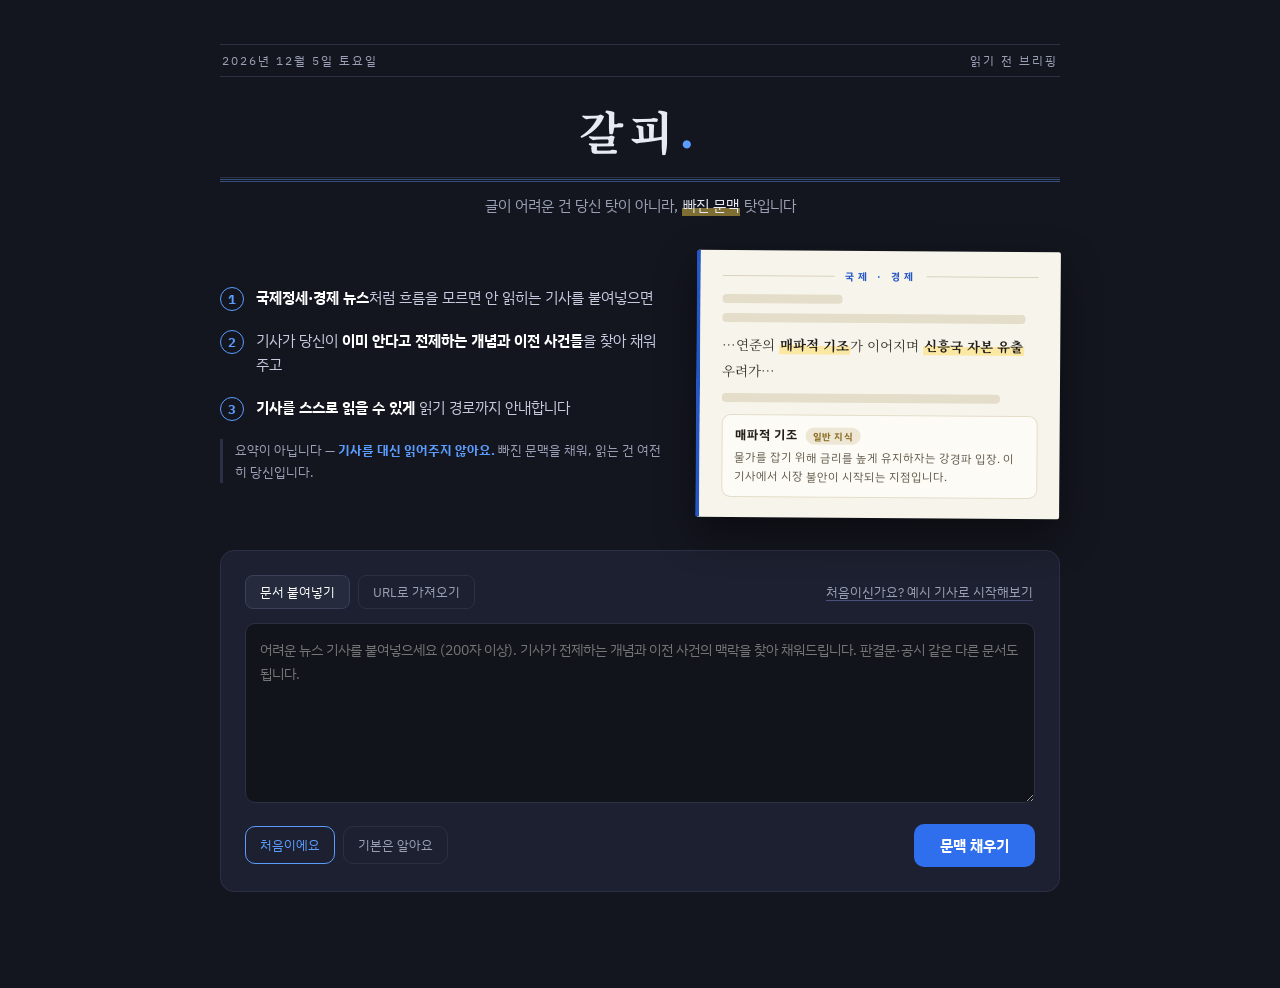
<file: app/static/index.html>
<!DOCTYPE html>
<html lang="ko">
<head>
<meta charset="UTF-8">
<meta name="viewport" content="width=device-width, initial-scale=1.0">
<title>갈피 — 읽기 전 배경지식 브리핑</title>
<link rel="icon" href="data:image/svg+xml,%3Csvg xmlns='http://www.w3.org/2000/svg' viewBox='0 0 100 100'%3E%3Crect width='100' height='100' rx='21' fill='%2314161f'/%3E%3Cpath d='M32 16 h36 v68 l-18 -14 -18 14 z' fill='%232f6fed'/%3E%3C/svg%3E">
<link rel="preconnect" href="https://fonts.googleapis.com">
<link href="https://fonts.googleapis.com/css2?family=Noto+Serif+KR:wght@400;600;700&family=IBM+Plex+Sans+KR:wght@400;500;700&display=swap" rel="stylesheet">
<style>
  :root {
    --night: #14161f;
    --night-soft: #1d2030;
    --paper: #f7f4ec;
    --ink: #23201a;
    --dim: #9aa0b5;
    --line: #2c3044;
    --marker: #ffd94a;
    --marker-ink: #4a3d00;
    --marker-soft: rgba(255, 217, 74, .45);
    /* 프레스 블루 — 브랜드·구조 요소용. 형광펜(--marker)은 텍스트 하이라이트 전용으로 유지 */
    --press: #5b9dff;        /* 다크 배경 위 */
    --press-ink: #2456c4;    /* 종이 위 잉크 */
    --press-btn: #2f6fed;    /* 버튼 배경 */
  }
  * { margin: 0; padding: 0; box-sizing: border-box; }
  body { background: var(--night); color: #e8eaf2; font-family: 'IBM Plex Sans KR', sans-serif; min-height: 100vh; }
  .wrap { max-width: 880px; margin: 0 auto; padding: 44px 20px 96px; }

  /* ── 헤더: 신문 제호(마스트헤드) ────────────────── */
  header { margin-bottom: 34px; }
  .mast-top { display: flex; justify-content: space-between; gap: 12px; font-size: 11.5px; letter-spacing: 2px; color: var(--dim); border-top: 1px solid var(--line); border-bottom: 1px solid var(--line); padding: 7px 2px; }
  .brand { font-family: 'Noto Serif KR', serif; font-size: 46px; font-weight: 700; letter-spacing: 6px; text-align: center; margin: 20px 0 14px; }
  .brand .dot { color: var(--press); }
  .brand-rule { border: none; border-top: 1px solid var(--line); border-bottom: 3px double #35507e; height: 5px; margin: 0 0 12px; }
  .tagline { color: var(--dim); font-size: 14.5px; line-height: 1.6; text-align: center; }
  .tagline mark { background: linear-gradient(transparent 62%, var(--marker-soft) 62%); color: #e8eaf2; padding: 0 1px; }

  .hero { display: flex; gap: 32px; align-items: stretch; margin-bottom: 32px; }
  .hero-what { flex: 1 1 55%; display: flex; flex-direction: column; justify-content: center; gap: 18px; }
  .hero-step { display: flex; gap: 12px; align-items: flex-start; }
  .hero-step .n { flex-shrink: 0; width: 24px; height: 24px; border-radius: 50%; border: 1.5px solid var(--press); color: var(--press); font-size: 12.5px; font-weight: 700; display: flex; align-items: center; justify-content: center; margin-top: 1px; }
  .hero-step p { font-size: 14.5px; line-height: 1.7; color: #c6cbe0; }
  .hero-step b { color: #fff; font-weight: 700; }
  .hero-not { font-size: 13px; color: var(--dim); line-height: 1.7; border-left: 3px solid var(--line); padding-left: 12px; }
  .hero-not b { color: var(--press); }

  /* 미니 데모: 신문 스크랩 — 기사 속 용어에 형광펜 → 개념 카드가 달리는 모습 */
  .hero-demo { flex: 1 1 45%; min-width: 0; display: flex; align-items: center; }
  .demo-paper { background: var(--paper); color: var(--ink); border-radius: 2px; border-left: 4px solid var(--press-ink); padding: 18px 22px 20px; width: 100%; box-shadow: 0 16px 40px rgba(0,0,0,.45); transform: rotate(.4deg); }
  .demo-mast { display: flex; align-items: center; gap: 10px; font-size: 10px; font-weight: 700; letter-spacing: 4px; color: var(--press-ink); margin-bottom: 12px; }
  .demo-mast::before, .demo-mast::after { content: ""; flex: 1; border-top: 1px solid #d9d2bd; }
  .demo-line { height: 9px; border-radius: 4px; background: #e3ddca; margin-bottom: 10px; }
  .demo-sent { font-family: 'Noto Serif KR', serif; font-size: 13.5px; line-height: 1.9; margin-bottom: 10px; color: #3a352c; }
  .demo-sent mark { background: linear-gradient(transparent 55%, var(--marker-soft) 55%); font-weight: 700; color: var(--ink); padding: 0 1px; }
  .demo-card { border: 1px solid #e4ddc9; background: #fdfbf5; border-radius: 9px; padding: 10px 12px; margin-top: 12px; }
  .demo-card .row { display: flex; align-items: baseline; gap: 8px; margin-bottom: 4px; }
  .demo-card .term { font-weight: 700; font-size: 12.5px; }
  .demo-card .badge-gen { font-size: 9.5px; font-weight: 700; padding: 1.5px 7px; border-radius: 20px; background: #eee7d5; color: #8a6d1f; letter-spacing: .5px; }
  .demo-card p { font-size: 11.5px; line-height: 1.65; color: #5c5446; }

  /* ── 입력 패널 ─────────────────────────────────── */
  .panel { background: var(--night-soft); border: 1px solid var(--line); border-radius: 14px; padding: 24px; }
  .panel-top { display: flex; align-items: center; gap: 8px; margin-bottom: 14px; }
  .tabs { display: flex; gap: 8px; }
  .tab { background: none; border: 1px solid var(--line); color: var(--dim); padding: 7px 14px; border-radius: 8px; font-size: 13px; cursor: pointer; font-family: inherit; }
  .tab.active { background: #262a3d; color: #fff; border-color: #3a3f5c; }
  .sample-btn { margin-left: auto; background: none; border: none; color: var(--dim); font-size: 12.5px; cursor: pointer; font-family: inherit; text-decoration: underline; text-underline-offset: 3px; text-decoration-color: #4a517a; padding: 4px 2px; }
  .sample-btn:hover { color: var(--press); text-decoration-color: var(--press); }
  textarea, input[type="url"] { width: 100%; background: #12141c; border: 1px solid var(--line); border-radius: 10px; color: #e8eaf2; padding: 14px; font-size: 14px; line-height: 1.7; font-family: inherit; }
  textarea { min-height: 180px; resize: vertical; }
  textarea:focus, input:focus { outline: 2px solid #3f66c4; outline-offset: 1px; }

  .controls { display: flex; align-items: center; gap: 14px; margin-top: 16px; flex-wrap: wrap; }
  .style-pick { display: flex; gap: 8px; }
  .style-btn { background: none; border: 1px solid var(--line); color: var(--dim); padding: 9px 14px; border-radius: 10px; font-size: 13px; cursor: pointer; font-family: inherit; transition: border-color .15s, color .15s; }
  .style-btn.active { border-color: var(--press); color: var(--press); }
  .go { margin-left: auto; background: var(--press-btn); color: #fff; border: none; font-weight: 700; font-size: 15px; padding: 11px 26px; border-radius: 10px; cursor: pointer; font-family: inherit; }
  .go:hover { filter: brightness(1.06); }
  .go:disabled { opacity: .45; cursor: wait; }

  /* ── 진행 표시 ─────────────────────────────────── */
  .progress { display: none; margin-top: 22px; border-top: 1px dashed var(--line); padding-top: 18px; }
  .progress.show { display: block; }
  .progress-head { display: flex; align-items: baseline; gap: 8px; font-size: 13px; color: var(--dim); margin-bottom: 12px; }
  .progress-head .elapsed { color: var(--press); font-weight: 700; font-variant-numeric: tabular-nums; }
  .stage { display: flex; align-items: center; gap: 10px; padding: 7px 10px; border-radius: 8px; font-size: 14px; color: var(--dim); }
  .stage .lamp { width: 8px; height: 8px; border-radius: 50%; background: var(--line); flex-shrink: 0; }
  .stage.on { background: rgba(91, 157, 255, .08); color: #bcd3ff; }
  .stage.on .lamp { background: var(--press); animation: pulse 1.2s infinite; }
  .stage.done { color: #8b93ad; }
  .stage.done .lamp { background: #5fc98e; animation: none; }
  .stage.done::after { content: "완료"; margin-left: auto; font-size: 11px; color: #5fc98e; letter-spacing: 1px; }
  @keyframes pulse { 50% { opacity: .35; } }

  /* ── 결과: 종이 카드 = 신문 1면 ────────────────── */
  .result { display: none; margin-top: 36px; }
  .result.show { display: block; }
  .paper-card { background: var(--paper); background-image: repeating-linear-gradient(0deg, rgba(35,32,26,.015) 0 2px, transparent 2px 4px); color: var(--ink); border-radius: 2px; padding: 40px 52px 52px; box-shadow: 0 24px 60px rgba(0,0,0,.5); border-left: 6px solid var(--press-ink); }
  .card-masthead { display: flex; justify-content: space-between; align-items: baseline; gap: 12px; font-size: 11.5px; font-weight: 700; letter-spacing: 3px; color: #6b6250; padding-bottom: 9px; border-bottom: 3px double #55503f; margin-bottom: 20px; }
  .card-masthead .paper-name { font-family: 'Noto Serif KR', serif; font-size: 13px; letter-spacing: 5px; color: #23201a; }
  .paper-card h2 { font-family: 'Noto Serif KR', serif; font-size: 28px; font-weight: 700; line-height: 1.42; letter-spacing: -0.3px; }
  .byline { display: flex; flex-wrap: wrap; gap: 6px 14px; font-size: 12px; letter-spacing: 1px; color: #6b6250; border-top: 1px solid #d9d2bd; border-bottom: 1px solid #d9d2bd; padding: 7px 2px; margin-top: 16px; }
  .byline b { color: #4a3d00; }
  .section-label { display: flex; align-items: center; gap: 8px; font-size: 12px; font-weight: 700; letter-spacing: 3px; color: #45507a; margin: 40px 0 16px; border-top: 2px solid #2a3050; padding-top: 10px; }
  .section-label::after { content: ""; flex: 1; border-top: 1px solid #d9d2bd; }
  .section-label::before { content: ""; width: 14px; height: 8px; border-radius: 1px; background: rgba(36, 86, 196, .3); }
  .section-label:first-of-type { margin-top: 30px; }
  .briefing { font-family: 'Noto Serif KR', serif; font-size: 16px; line-height: 1.95; }
  .briefing p { margin-bottom: 1.2em; }
  .briefing p:first-child::first-letter { font-size: 46px; line-height: .95; font-weight: 700; float: left; margin: 7px 9px 0 0; }

  #r-concepts { display: grid; grid-template-columns: 1fr 1fr; gap: 14px; }
  .concept { border: 1px solid #d5cdb6; background: #fbf8f0; border-radius: 3px; padding: 18px 20px; margin-bottom: 0; }
  #r-background .concept { margin-bottom: 14px; }
  .concept .term-row { display: flex; align-items: baseline; gap: 10px; flex-wrap: wrap; margin-bottom: 8px; }
  .concept .term { font-family: 'Noto Serif KR', serif; font-weight: 700; font-size: 16px; background: linear-gradient(transparent 62%, var(--marker-soft) 62%); padding: 0 2px; }
  .concept .ktype { font-size: 10.5px; font-weight: 700; padding: 2.5px 9px; border-radius: 20px; letter-spacing: .5px; }
  .ktype.doc { background: #e7efe3; color: #3d6b45; }
  .ktype.gen { background: #eee7d5; color: #8a6d1f; }
  .concept .expl { font-size: 14.5px; line-height: 1.85; color: #33302a; }
  .concept .why { font-size: 13px; line-height: 1.75; color: #6b6250; margin-top: 10px; padding-top: 10px; border-top: 1px dashed #e0d8c2; }
  .concept .why b { color: #4a3d00; }

  .path-item { display: flex; gap: 14px; margin-bottom: 16px; }
  .path-num { flex-shrink: 0; width: 26px; height: 26px; border-radius: 50%; background: var(--press-ink); color: #fff; font-weight: 700; font-size: 13px; display: flex; align-items: center; justify-content: center; }
  .path-body { font-size: 14px; line-height: 1.8; padding-top: 2px; }
  .path-body .step { font-weight: 700; }
  .path-body .notice { color: #5c5446; }

  .takeaway { margin-top: 38px; padding: 20px 22px; background: linear-gradient(transparent 8%, rgba(255,217,74,.38) 8%, rgba(255,217,74,.38) 92%, transparent 92%); font-family: 'Noto Serif KR', serif; font-size: 15.5px; line-height: 1.9; }
  .takeaway .label { display: block; font-family: 'IBM Plex Sans KR', sans-serif; font-size: 12px; font-weight: 700; letter-spacing: 2px; margin-bottom: 8px; color: #7a6410; }

  /* ── 파이프라인 랩 ─────────────────────────────── */
  .lab { margin-top: 28px; }
  .lab-title { font-size: 13px; color: var(--dim); letter-spacing: 1.5px; margin-bottom: 12px; }
  details { background: var(--night-soft); border: 1px solid var(--line); border-radius: 10px; margin-bottom: 10px; }
  summary { cursor: pointer; padding: 13px 18px; font-size: 14px; color: #c6cbe0; list-style: none; display: flex; align-items: center; gap: 10px; }
  summary::before { content: "▸"; color: var(--dim); font-size: 12px; }
  details[open] summary::before { content: "▾"; }
  .detail-body { padding: 0 18px 16px; font-size: 13px; }
  pre { background: #12141c; border-radius: 8px; padding: 14px; overflow-x: auto; color: #b9c0d8; line-height: 1.6; font-size: 12.5px; white-space: pre-wrap; word-break: break-all; }
  .verdict { display: flex; gap: 8px; padding: 7px 0; border-bottom: 1px solid var(--line); font-size: 13px; }
  .verdict:last-child { border-bottom: none; }
  .badge { flex-shrink: 0; font-size: 11px; font-weight: 700; padding: 2px 8px; border-radius: 20px; height: fit-content; }
  .badge.ok { background: #1e3a2c; color: #5fc98e; }
  .badge.gen { background: #3a331e; color: #d9b64a; }
  .badge.bad { background: #3a1e1e; color: #e07070; }
  .repaired-note { font-size: 12.5px; color: #d9b64a; margin: 8px 0 0; }

  .error { display: none; margin-top: 20px; padding: 14px 18px; background: #2c1a1e; border: 1px solid #5c2e36; border-radius: 10px; color: #f0a5b0; font-size: 14px; line-height: 1.6; }
  .error.show { display: block; }
  .disclaimer { margin-top: 18px; font-size: 12px; color: #6b7189; line-height: 1.6; }

  /* ── 모바일 ────────────────────────────────────── */
  @media (max-width: 720px) {
    .wrap { padding: 22px 14px 72px; }
    .brand { font-size: 34px; letter-spacing: 4px; margin: 14px 0 10px; }
    .mast-top { font-size: 10.5px; letter-spacing: 1px; }
    .tagline { font-size: 13.5px; }
    .hero { flex-direction: column; gap: 20px; margin-bottom: 24px; }
    .hero-demo { display: none; }
    .panel { padding: 18px 14px; }
    .panel-top { flex-wrap: wrap; }
    .sample-btn { margin-left: 0; width: 100%; text-align: left; }
    .controls { gap: 10px; }
    .style-pick { width: 100%; }
    .style-btn { flex: 1; }
    .go { width: 100%; margin-left: 0; }
    .paper-card { padding: 24px 18px 36px; }
    .paper-card h2 { font-size: 21px; }
    .card-masthead { letter-spacing: 1.5px; }
    .briefing { font-size: 15px; line-height: 1.9; }
    .briefing p:first-child::first-letter { font-size: 38px; }
    #r-concepts { grid-template-columns: 1fr; }
    .concept { padding: 15px 14px; }
    .concept .expl { font-size: 14px; }
    .takeaway { padding: 16px; font-size: 14.5px; }
    .stage { font-size: 13px; }
  }
  @media (prefers-reduced-motion: reduce) { .stage.on .lamp { animation: none; } }
</style>
</head>
<body>
<div class="wrap">
  <header>
    <div class="mast-top"><span id="today"></span><span>읽기 전 브리핑</span></div>
    <div class="brand">갈피<span class="dot">.</span></div>
    <hr class="brand-rule">
    <p class="tagline">글이 어려운 건 당신 탓이 아니라, <mark>빠진 문맥</mark> 탓입니다</p>
  </header>

  <section class="hero">
    <div class="hero-what">
      <div class="hero-step"><span class="n">1</span><p><b>국제정세·경제 뉴스</b>처럼 흐름을 모르면 안 읽히는 기사를 붙여넣으면</p></div>
      <div class="hero-step"><span class="n">2</span><p>기사가 당신이 <b>이미 안다고 전제하는 개념과 이전 사건들</b>을 찾아 채워주고</p></div>
      <div class="hero-step"><span class="n">3</span><p><b>기사를 스스로 읽을 수 있게</b> 읽기 경로까지 안내합니다</p></div>
      <p class="hero-not">요약이 아닙니다 — <b>기사를 대신 읽어주지 않아요.</b> 빠진 문맥을 채워, 읽는 건 여전히 당신입니다.</p>
    </div>
    <div class="hero-demo" aria-hidden="true">
      <div class="demo-paper">
        <div class="demo-mast">국제 · 경제</div>
        <div class="demo-line" style="width:38%"></div>
        <div class="demo-line" style="width:96%"></div>
        <p class="demo-sent">…연준의 <mark>매파적 기조</mark>가 이어지며 <mark>신흥국 자본 유출</mark> 우려가…</p>
        <div class="demo-line" style="width:88%"></div>
        <div class="demo-card">
          <div class="row"><span class="term">매파적 기조</span><span class="badge-gen">일반 지식</span></div>
          <p>물가를 잡기 위해 금리를 높게 유지하자는 강경파 입장. 이 기사에서 시장 불안이 시작되는 지점입니다.</p>
        </div>
      </div>
    </div>
  </section>

  <section class="panel">
    <div class="panel-top">
      <div class="tabs">
        <button class="tab active" id="tab-text" onclick="switchTab('text')">문서 붙여넣기</button>
        <button class="tab" id="tab-url" onclick="switchTab('url')">URL로 가져오기</button>
      </div>
      <button class="sample-btn" onclick="fillSample()">처음이신가요? 예시 기사로 시작해보기</button>
    </div>

    <div id="input-text">
      <textarea id="doc-text" placeholder="어려운 뉴스 기사를 붙여넣으세요 (200자 이상). 기사가 전제하는 개념과 이전 사건의 맥락을 찾아 채워드립니다. 판결문·공시 같은 다른 문서도 됩니다."></textarea>
    </div>
    <div id="input-url" style="display:none">
      <input type="url" id="doc-url" placeholder="https:// 문서 주소 (일부 사이트는 자동 추출이 안 될 수 있어요 — 그땐 붙여넣기로)">
    </div>

    <div class="controls">
      <div class="style-pick" role="group" aria-label="독자 수준">
        <button class="style-btn active" id="level-beginner" onclick="pickLevel('beginner')">처음이에요</button>
        <button class="style-btn" id="level-intermediate" onclick="pickLevel('intermediate')">기본은 알아요</button>
      </div>
      <button class="go" id="go" onclick="transform()">문맥 채우기</button>
    </div>

    <div class="progress" id="progress">
      <div class="progress-head">문맥을 채우는 중 · <span class="elapsed" id="elapsed">0초</span> 경과 · 보통 1~2분 걸려요 — 그동안 커피 한 모금 ☕</div>
      <div class="stage" id="st-1"><span class="lamp"></span>문서를 분석하는 중 — 이 글이 전제하는 지식을 찾습니다</div>
      <div class="stage" id="st-2"><span class="lamp"></span>문맥을 채우는 중 — 개념과 배경을 이 글 기준으로 설명합니다</div>
      <div class="stage" id="st-3"><span class="lamp"></span>브리핑을 쓰는 중 — 원문을 읽을 준비를 만듭니다</div>
      <div class="stage" id="st-4"><span class="lamp"></span>검증하는 중 — 문서와 모순이 없는지 확인합니다</div>
      <div class="stage" id="st-5" style="display:none"><span class="lamp"></span>검증에서 문제 발견 — 자동 수정 후 다시 검증합니다</div>
    </div>

    <div class="error" id="error"></div>
  </section>

  <section class="result" id="result">
    <article class="paper-card">
      <div class="card-masthead">
        <span class="paper-name">갈피<span style="color:var(--press-ink)">.</span></span>
        <span id="r-date"></span>
      </div>
      <h2 id="r-headline"></h2>
      <div class="byline"><span>독자 수준 <b id="r-level-tag"></b></span><span>기사를 읽기 전, 5분 브리핑</span></div>

      <p class="section-label">읽기 전 브리핑</p>
      <div class="briefing" id="r-briefing"></div>

      <p class="section-label">이 글이 당신이 안다고 전제하는 것들</p>
      <div id="r-concepts"></div>

      <p class="section-label" id="bg-label">이 글이 답해주지 않는 배경</p>
      <div id="r-background"></div>

      <p class="section-label">이제 원문을 이렇게 읽으세요</p>
      <div id="r-path"></div>

      <div class="takeaway">
        <span class="label">이 글이 중요한 이유</span>
        <span id="r-takeaway"></span>
      </div>
    </article>

    <div class="lab">
      <p class="lab-title">파이프라인 들여다보기 — 단계별 산출물</p>
      <details>
        <summary>검증 리포트 — 브리핑 속 주장 vs 원문</summary>
        <div class="detail-body">
          <p class="repaired-note" id="r-repaired" style="display:none">⚠ 1차 생성에서 문제가 발견되어 자동 수정을 거친 결과입니다.</p>
          <div id="r-claims"></div>
        </div>
      </details>
      <details>
        <summary>① 문서 분석 결과 (전제된 지식 목록)</summary>
        <div class="detail-body"><pre id="r-analysis"></pre></div>
      </details>
    </div>

    <p class="disclaimer">
      개념 카드의 <b>일반 지식</b> 표시는 원문 밖의 통상적 설명임을 뜻합니다. 이 사건의 구체적 사실은 원문 기준이며,
      브리핑은 원문 독해를 돕기 위한 것으로 법률·투자 자문이 아닙니다. 원문은 저장되지 않습니다.
    </p>
  </section>
</div>

<script>
let mode = 'text';
let level = 'beginner';
let elapsedTimer = null;

// 신문 제호의 날짜줄 — 헤더와 결과 카드 문패에 오늘 날짜를 채운다
const TODAY = new Date().toLocaleDateString('ko-KR', { year: 'numeric', month: 'long', day: 'numeric', weekday: 'long' });
document.addEventListener('DOMContentLoaded', () => {
  document.getElementById('today').textContent = TODAY;
  document.getElementById('r-date').textContent = TODAY;
});

// 파이프라인 단계 → 진행 램프. repair(st-5)는 검증에서 문제가 발견될 때만 나타난다.
const STAGE_LAMP = { analyze: 'st-1', contextualize: 'st-2', compose: 'st-3', verify: 'st-4', repair: 'st-5' };

// 예시 문서: 학습용으로 구성한 가상의 경제 기사 (실제 보도 아님, 실명 인용 없음)
const SAMPLE_DOC = `한국은행 금융통화위원회가 15일 기준금리를 연 3.50%로 동결했다. 다섯 차례 연속 동결이다. 한은 총재는 기자간담회에서 "물가 상승률이 목표 수준으로 수렴한다는 확신이 설 때까지 긴축 기조를 이어가겠다"며, 금통위원 한 명이 3.75%로의 인상 가능성을 열어둬야 한다는 소수의견을 냈다고 밝혔다.

이번 결정의 배경에는 다섯 달 연속 둔화한 근원물가가 있다. 다만 가계부채가 다시 늘어나는 점, 미 연방준비제도(Fed)가 추가 긴축 가능성을 시사한 점은 부담 요인이다. 한미 기준금리 차가 역대 최대 수준인 2%포인트까지 벌어진 상황에서, 외국인 자금 유출과 환율 불안을 우려하는 목소리도 나온다.

시장의 관심은 이제 인하 전환 시점으로 옮겨가고 있다. 채권시장에서는 연내 인하 기대가 반영되기 시작했지만, 한은은 "시장이 앞서가고 있다"며 선을 그었다. 발표 직후 원/달러 환율은 소폭 하락했고, 국고채 3년물 금리는 보합권에서 움직였다. 전문가들은 부동산 프로젝트파이낸싱(PF) 부실과 가계부채 관리가 향후 통화정책의 최대 변수가 될 것으로 보고 있다.`;

function fillSample() {
  switchTab('text');
  document.getElementById('doc-text').value = SAMPLE_DOC;
  document.getElementById('doc-text').scrollTop = 0;
}

function switchTab(m) {
  mode = m;
  document.getElementById('tab-text').classList.toggle('active', m === 'text');
  document.getElementById('tab-url').classList.toggle('active', m === 'url');
  document.getElementById('input-text').style.display = m === 'text' ? '' : 'none';
  document.getElementById('input-url').style.display = m === 'url' ? '' : 'none';
}

function pickLevel(l) {
  level = l;
  document.getElementById('level-beginner').classList.toggle('active', l === 'beginner');
  document.getElementById('level-intermediate').classList.toggle('active', l === 'intermediate');
}

function resetStages() {
  Object.values(STAGE_LAMP).forEach(id => document.getElementById(id).className = 'stage');
  document.getElementById('st-5').style.display = 'none';
}

function onStageEvent(stage, status) {
  const id = STAGE_LAMP[stage];
  if (!id) return;
  const el = document.getElementById(id);
  if (stage === 'repair') el.style.display = '';
  el.className = status === 'start' ? 'stage on' : 'stage done';
}

function startElapsed() {
  const el = document.getElementById('elapsed');
  el.textContent = '0초';
  const startedAt = Date.now();
  elapsedTimer = setInterval(() => {
    const s = Math.floor((Date.now() - startedAt) / 1000);
    el.textContent = s < 60 ? `${s}초` : `${Math.floor(s / 60)}분 ${s % 60}초`;
  }, 1000);
}

function stopElapsed() {
  clearInterval(elapsedTimer);
  elapsedTimer = null;
}

// SSE 스트림(fetch 응답 본문)을 파싱해 stage 이벤트를 중계하고 최종 result를 돌려준다
async function readSSE(res, onStage) {
  const reader = res.body.getReader();
  const decoder = new TextDecoder();
  let buf = '';
  let result = null;
  while (true) {
    const { done, value } = await reader.read();
    if (done) break;
    buf += decoder.decode(value, { stream: true });
    let idx;
    while ((idx = buf.indexOf('\n\n')) !== -1) {
      const chunk = buf.slice(0, idx);
      buf = buf.slice(idx + 2);
      let event = 'message', data = '';
      for (const line of chunk.split('\n')) {
        if (line.startsWith('event: ')) event = line.slice(7).trim();
        else if (line.startsWith('data: ')) data += line.slice(6);
      }
      if (!data) continue;
      const payload = JSON.parse(data);
      if (event === 'stage') onStage(payload.stage, payload.status);
      else if (event === 'result') result = payload;
      else if (event === 'error') throw new Error(payload.detail || '분석에 실패했습니다.');
    }
  }
  if (!result) throw new Error('서버 응답이 중단되었습니다. 다시 시도해주세요.');
  return result;
}

async function transform() {
  const body = { level };
  if (mode === 'text') {
    body.text = document.getElementById('doc-text').value;
    if (!body.text || body.text.trim().length < 200) return showError('문서 본문을 200자 이상 붙여넣어주세요.');
  } else {
    body.url = document.getElementById('doc-url').value;
    if (!body.url) return showError('문서 URL을 입력해주세요.');
  }

  const go = document.getElementById('go');
  go.disabled = true;
  document.getElementById('error').className = 'error';
  document.getElementById('result').className = 'result';
  document.getElementById('progress').className = 'progress show';
  resetStages();
  startElapsed();

  try {
    const res = await fetch('/api/transform/stream', {
      method: 'POST',
      headers: { 'Content-Type': 'application/json' },
      body: JSON.stringify(body),
    });
    if (!res.ok) {
      const data = await res.json().catch(() => ({}));
      throw new Error(data.detail || '분석에 실패했습니다.');
    }
    const data = await readSSE(res, onStageEvent);
    render(data);
  } catch (e) {
    showError(e.message);
  } finally {
    go.disabled = false;
    stopElapsed();
    resetStages();
    document.getElementById('progress').className = 'progress';
  }
}

function render(d) {
  document.getElementById('r-headline').textContent = d.headline;
  document.getElementById('r-level-tag').textContent = d.level === 'intermediate' ? '중급' : '입문';

  const briefEl = document.getElementById('r-briefing');
  briefEl.innerHTML = '';
  (d.before_reading || '').split(/\n\n+/).forEach(par => {
    const p = document.createElement('p');
    p.textContent = par.trim();
    if (p.textContent) briefEl.appendChild(p);
  });

  const conceptsEl = document.getElementById('r-concepts');
  conceptsEl.innerHTML = '';
  (d.concepts || []).forEach(c => {
    const card = document.createElement('div');
    card.className = 'concept';
    const isDoc = c.knowledge_type === '문서내용';
    card.innerHTML = `
      <div class="term-row">
        <span class="term"></span>
        <span class="ktype ${isDoc ? 'doc' : 'gen'}">${isDoc ? '이 글에서' : '일반 지식'}</span>
      </div>
      <div class="expl"></div>
      <div class="why"><b>이 글에서 중요한 이유</b> · <span></span></div>`;
    card.querySelector('.term').textContent = c.term;
    card.querySelector('.expl').textContent = c.explanation;
    card.querySelector('.why span').textContent = c.why_it_matters_here;
    conceptsEl.appendChild(card);
  });

  const bgEl = document.getElementById('r-background');
  bgEl.innerHTML = '';
  const bgs = d.background || [];
  document.getElementById('bg-label').style.display = bgs.length ? '' : 'none';
  bgs.forEach(b => {
    const card = document.createElement('div');
    card.className = 'concept';
    const isDoc = b.knowledge_type === '문서내용';
    card.innerHTML = `
      <div class="term-row">
        <span class="term"></span>
        <span class="ktype ${isDoc ? 'doc' : 'gen'}">${isDoc ? '이 글에서' : '일반 지식'}</span>
      </div>
      <div class="expl"></div>`;
    card.querySelector('.term').textContent = b.question;
    card.querySelector('.expl').textContent = b.answer;
    bgEl.appendChild(card);
  });

  const pathEl = document.getElementById('r-path');
  pathEl.innerHTML = '';
  (d.reading_path || []).forEach((p, i) => {
    const row = document.createElement('div');
    row.className = 'path-item';
    row.innerHTML = `<div class="path-num">${i + 1}</div>
      <div class="path-body"><span class="step"></span> — <span class="notice"></span></div>`;
    row.querySelector('.step').textContent = p.step;
    row.querySelector('.notice').textContent = p.what_to_notice;
    pathEl.appendChild(row);
  });

  document.getElementById('r-takeaway').textContent = d.takeaway;
  document.getElementById('r-repaired').style.display = d.repaired ? '' : 'none';

  const claimsEl = document.getElementById('r-claims');
  claimsEl.innerHTML = '';
  ((d.verification || {}).claims || []).forEach(c => {
    const row = document.createElement('div');
    row.className = 'verdict';
    const cls = c.verdict === '문서근거' ? 'ok' : (c.verdict === '일반지식' ? 'gen' : 'bad');
    const badge = document.createElement('span');
    badge.className = 'badge ' + cls;
    badge.textContent = c.verdict;
    const text = document.createElement('span');
    text.textContent = c.claim + (c.note ? '  ·  ' + c.note : '');
    row.appendChild(badge);
    row.appendChild(text);
    claimsEl.appendChild(row);
  });

  document.getElementById('r-analysis').textContent = JSON.stringify(d.analysis, null, 2);

  document.getElementById('result').className = 'result show';
  document.getElementById('result').scrollIntoView({ behavior: 'smooth' });
}

function showError(msg) {
  const el = document.getElementById('error');
  el.textContent = msg;
  el.className = 'error show';
}
</script>
</body>
</html>
</file>
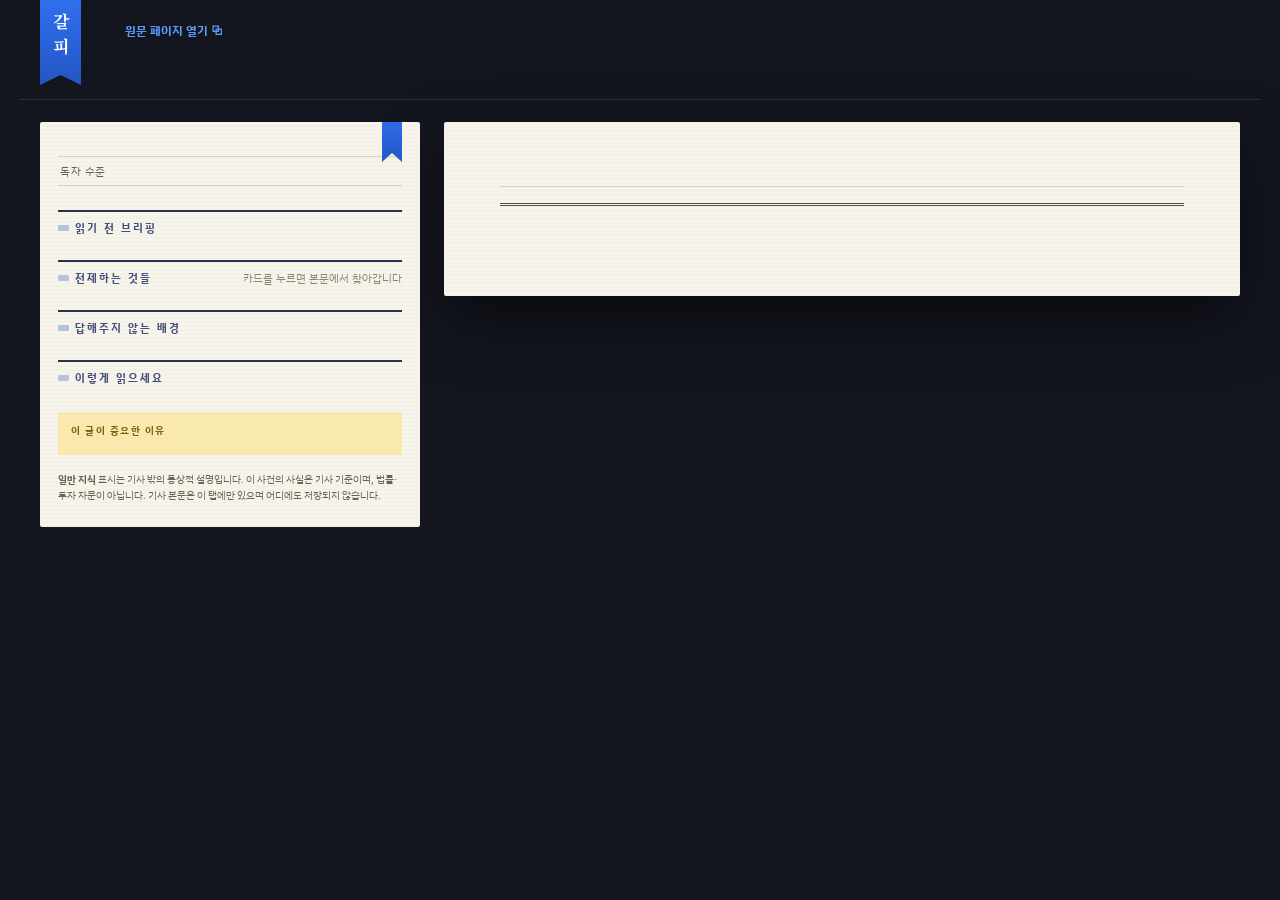
<file: extension/reader.html>
<!DOCTYPE html>
<html lang="ko">
<head>
<meta charset="UTF-8">
<meta name="viewport" content="width=device-width, initial-scale=1.0">
<title>갈피 — 광고 없이 읽기</title>
<link rel="icon" href="icons/icon32.png">
<link rel="preconnect" href="https://fonts.googleapis.com">
<link href="https://fonts.googleapis.com/css2?family=Noto+Serif+KR:wght@400;600;700&family=IBM+Plex+Sans+KR:wght@400;500;700&display=swap" rel="stylesheet">
<link rel="stylesheet" href="reader.css">
</head>
<body>
<header class="mast">
  <div class="ribbon" aria-hidden="true">갈피</div>
  <div class="mast-info">
    <div class="mast-title" id="m-title"></div>
    <div class="mast-meta"><span id="m-site"></span><span id="m-byline"></span><a id="m-origin" target="_blank" rel="noopener">원문 페이지 열기 ⧉</a></div>
  </div>
</header>

<div class="error" id="error"></div>

<div class="spread" id="spread">
  <!-- 왼쪽: 갈피(브리핑) -->
  <aside class="brief-col">
    <article class="brief-paper">
      <h2 id="b-headline"></h2>
      <div class="byline"><span>독자 수준 <b id="b-level"></b></span></div>

      <p class="section-label">읽기 전 브리핑</p>
      <div class="briefing" id="b-briefing"></div>

      <p class="section-label">전제하는 것들 <span class="label-hint">카드를 누르면 본문에서 찾아갑니다</span></p>
      <div id="b-concepts"></div>

      <p class="section-label" id="b-bg-label">답해주지 않는 배경</p>
      <div id="b-background"></div>

      <p class="section-label">이렇게 읽으세요</p>
      <div id="b-path"></div>

      <div class="takeaway"><span class="label">이 글이 중요한 이유</span><span id="b-takeaway"></span></div>
      <p class="disclaimer">
        <b>일반 지식</b> 표시는 기사 밖의 통상적 설명입니다. 이 사건의 사실은 기사 기준이며,
        법률·투자 자문이 아닙니다. 기사 본문은 이 탭에만 있으며 어디에도 저장되지 않습니다.
      </p>
    </article>
  </aside>

  <!-- 오른쪽: 기사 본문 (Readability 추출, 광고 없음) -->
  <main class="article-col">
    <article class="article-paper">
      <h1 id="a-title"></h1>
      <div class="a-byline" id="a-byline"></div>
      <div class="article-body" id="a-body"></div>
    </article>
  </main>
</div>

<script src="reader.js"></script>
</body>
</html>
</file>
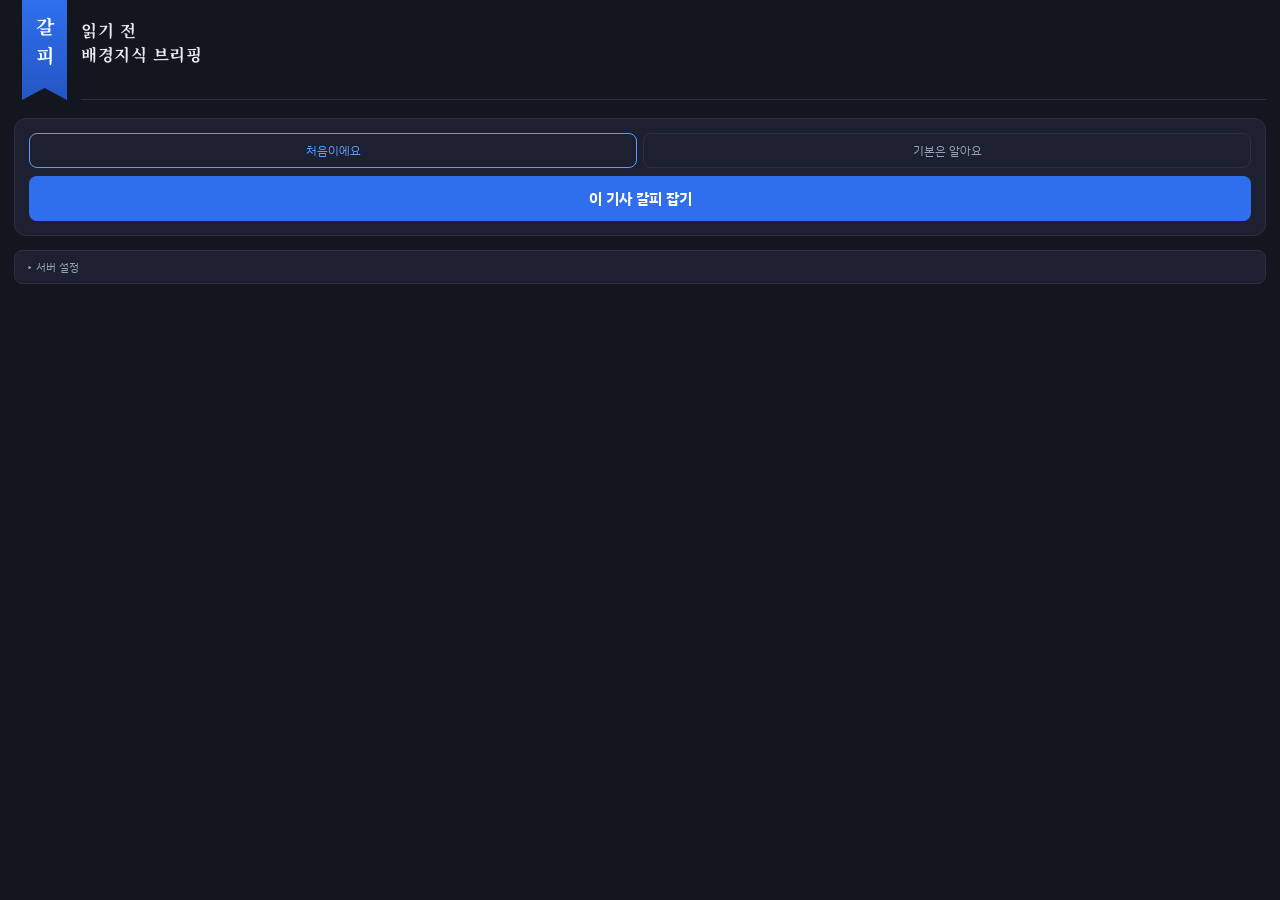
<file: extension/sidepanel.html>
<!DOCTYPE html>
<html lang="ko">
<head>
<meta charset="UTF-8">
<title>갈피 — 읽기 전 배경지식 브리핑</title>
<link rel="icon" href="icons/icon32.png">
<link rel="preconnect" href="https://fonts.googleapis.com">
<link href="https://fonts.googleapis.com/css2?family=Noto+Serif+KR:wght@400;600;700&family=IBM+Plex+Sans+KR:wght@400;500;700&display=swap" rel="stylesheet">
<link rel="stylesheet" href="sidepanel.css">
</head>
<body>
<header>
  <div class="ribbon" aria-hidden="true">갈피</div>
  <div class="head-lines">
    <div class="head-title">읽기 전<br>배경지식 브리핑</div>
  </div>
</header>

<section class="run-box">
  <div class="level-pick" role="group" aria-label="독자 수준">
    <button class="level-btn active" id="level-beginner">처음이에요</button>
    <button class="level-btn" id="level-intermediate">기본은 알아요</button>
  </div>
  <button class="go" id="go">이 기사 갈피 잡기</button>

  <div class="progress" id="progress">
    <div class="progress-head">문맥을 채우는 중 · <span class="elapsed" id="elapsed">0초</span> · 보통 1~2분</div>
    <div class="stage" id="st-analyze"><span class="lamp"></span>① 전제하는 지식 찾기</div>
    <div class="stage" id="st-contextualize"><span class="lamp"></span>② 개념·이전 사건 채우기</div>
    <div class="stage" id="st-compose"><span class="lamp"></span>③ 브리핑 쓰기</div>
    <div class="stage" id="st-verify"><span class="lamp"></span>④ 원문과 대조 검증</div>
    <div class="stage" id="st-repair" style="display:none"><span class="lamp"></span>③′ 문제 발견 — 자동 수정</div>
  </div>

  <div class="error" id="error"></div>
</section>

<section class="result" id="result">
  <button class="reader-btn" id="open-reader" style="display:none">이 기사, 광고 없이 읽기 ⧉</button>
  <article class="paper">
    <h2 id="r-headline"></h2>
    <div class="byline"><span>독자 수준 <b id="r-level-tag"></b></span></div>

    <p class="section-label">읽기 전 브리핑</p>
    <div class="briefing" id="r-briefing"></div>

    <p class="section-label">전제하는 것들 <span class="label-hint">카드를 누르면 본문에서 찾아갑니다</span></p>
    <div id="r-concepts"></div>

    <p class="section-label" id="bg-label">답해주지 않는 배경</p>
    <div id="r-background"></div>

    <p class="section-label">이렇게 읽으세요</p>
    <div id="r-path"></div>

    <div class="takeaway"><span class="label">이 글이 중요한 이유</span><span id="r-takeaway"></span></div>
  </article>
  <p class="disclaimer">
    <b>일반 지식</b> 표시는 기사 밖의 통상적 설명입니다. 이 사건의 사실은 기사 기준이며,
    법률·투자 자문이 아닙니다. 기사 본문은 저장되지 않습니다.
  </p>
</section>

<details class="settings">
  <summary>서버 설정</summary>
  <div class="settings-body">
    <input type="url" id="server-url" placeholder="http://localhost:8000">
    <p>갈피 로컬 서버 주소. <code>uvicorn app.main:app</code>이 켜져 있어야 합니다.</p>
  </div>
</details>

<script src="sidepanel.js"></script>
</body>
</html>
</file>
<file: extension/reader.css>
/* 갈피 리더 뷰 — 갈피(브리핑)가 꽂힌 채 펼쳐진 지면.
   좌: 브리핑 종이(고정), 우: 기사 본문 종이. 광고 없는 읽기 경험이 목적이므로 본문 가독성이 최우선. */
:root {
  --night: #14161f;
  --night-soft: #1d2030;
  --paper: #f7f4ec;
  --ink: #23201a;
  --dim: #9aa0b5;
  --line: #2c3044;
  --marker: #ffd94a;
  --marker-soft: rgba(255, 217, 74, .45);
  --press: #5b9dff;
  --press-ink: #2456c4;
  --press-btn: #2f6fed;
}
* { margin: 0; padding: 0; box-sizing: border-box; }
body { background: var(--night); color: #e8eaf2; font-family: 'IBM Plex Sans KR', 'Apple SD Gothic Neo', sans-serif; min-height: 100vh; }
a { color: var(--press); }
button:focus-visible, a:focus-visible { outline: 2px solid var(--press); outline-offset: 2px; }

/* ── 상단 마스트 ───────────────────────────────── */
.mast { display: flex; gap: 16px; align-items: flex-start; max-width: 1240px; margin: 0 auto; padding: 0 20px 14px; border-bottom: 1px solid var(--line); }
.ribbon {
  flex-shrink: 0; writing-mode: vertical-rl;
  font-family: 'Noto Serif KR', serif; font-size: 17px; font-weight: 700; letter-spacing: 8px;
  color: #fff; background: linear-gradient(180deg, var(--press-btn), var(--press-ink));
  padding: 13px 8px 22px;
  clip-path: polygon(0 0, 100% 0, 100% 100%, 50% calc(100% - 10px), 0 100%);
  box-shadow: 0 6px 18px rgba(36, 86, 196, .35);
}
.mast-info { padding-top: 16px; min-width: 0; }
.mast-title { font-family: 'Noto Serif KR', serif; font-size: 17px; font-weight: 700; line-height: 1.4; overflow: hidden; text-overflow: ellipsis; white-space: nowrap; }
.mast-meta { display: flex; gap: 14px; flex-wrap: wrap; font-size: 12px; color: var(--dim); margin-top: 6px; }
.mast-meta a { font-weight: 700; text-decoration: none; }
.mast-meta a:hover { text-decoration: underline; }

.error { display: none; max-width: 720px; margin: 40px auto; padding: 16px 20px; background: #2c1a1e; border: 1px solid #5c2e36; border-radius: 10px; color: #f0a5b0; font-size: 14px; line-height: 1.7; }
.error.show { display: block; }

/* ── 펼침면: 좌 브리핑 / 우 본문 ───────────────── */
.spread { display: flex; gap: 24px; max-width: 1240px; margin: 0 auto; padding: 22px 20px 80px; align-items: flex-start; }
.brief-col { flex: 0 0 380px; position: sticky; top: 16px; max-height: calc(100vh - 32px); overflow-y: auto; }
.article-col { flex: 1; min-width: 0; }

/* 왼쪽: 브리핑 종이 (사이드패널과 동일 문법) */
.brief-paper { position: relative; background: var(--paper); background-image: repeating-linear-gradient(0deg, rgba(35,32,26,.015) 0 2px, transparent 2px 4px); color: var(--ink); border-radius: 2px; padding: 22px 18px 24px; box-shadow: 0 12px 30px rgba(0,0,0,.45); }
.brief-paper::before {
  content: ""; position: absolute; top: -6px; right: 18px; width: 20px; height: 46px;
  background: linear-gradient(180deg, var(--press-btn), var(--press-ink));
  clip-path: polygon(0 0, 100% 0, 100% 100%, 50% calc(100% - 9px), 0 100%);
  box-shadow: 0 4px 10px rgba(36, 86, 196, .3);
}
.brief-paper h2 { font-family: 'Noto Serif KR', serif; font-size: 18px; font-weight: 700; line-height: 1.45; padding-right: 34px; }
.byline { font-size: 10.5px; letter-spacing: .5px; color: #6b6250; border-top: 1px solid #d9d2bd; border-bottom: 1px solid #d9d2bd; padding: 6px 2px; margin-top: 12px; }
.byline b { color: var(--press-ink); }

.section-label { display: flex; align-items: center; gap: 6px; font-size: 10.5px; font-weight: 700; letter-spacing: 2px; color: #45507a; margin: 24px 0 11px; border-top: 2px solid #2a3050; padding-top: 8px; }
.section-label::before { content: ""; width: 11px; height: 6px; border-radius: 1px; background: rgba(36, 86, 196, .3); }
.label-hint { font-weight: 400; letter-spacing: 0; color: #8a8470; margin-left: auto; }

.briefing { font-family: 'Noto Serif KR', serif; font-size: 13.5px; line-height: 1.9; }
.briefing p { margin-bottom: 1em; }
.briefing p:first-child::first-letter { font-size: 34px; line-height: .95; font-weight: 700; float: left; margin: 5px 7px 0 0; }

.concept { border: 1px solid #d5cdb6; background: #fbf8f0; border-radius: 3px; padding: 12px 13px; margin-bottom: 9px; }
.concept.clickable { cursor: pointer; transition: border-color .15s, box-shadow .15s; }
.concept.clickable:hover { border-color: var(--press-ink); box-shadow: 0 2px 8px rgba(36, 86, 196, .15); }
.concept .term-row { display: flex; align-items: baseline; gap: 7px; flex-wrap: wrap; margin-bottom: 6px; }
.concept .term { font-family: 'Noto Serif KR', serif; font-weight: 700; font-size: 13.5px; background: linear-gradient(transparent 62%, var(--marker-soft) 62%); padding: 0 1px; }
.concept .ktype { font-size: 9px; font-weight: 700; padding: 2px 7px; border-radius: 20px; letter-spacing: .3px; }
.ktype.doc { background: #e7efe3; color: #3d6b45; }
.ktype.gen { background: #eee7d5; color: #8a6d1f; }
.concept .expl { font-size: 12px; line-height: 1.75; color: #33302a; }
.concept .why { font-size: 11px; line-height: 1.65; color: #6b6250; margin-top: 7px; padding-top: 7px; border-top: 1px dashed #e0d8c2; }
.concept .why b { color: #4a3d00; }
.concept .find { display: inline-block; font-size: 10.5px; font-weight: 700; color: #fff; background: var(--press-ink); border-radius: 20px; padding: 3px 11px; margin-top: 9px; }
.concept.clickable:hover .find { background: var(--press-btn); }

.path-item { display: flex; gap: 9px; margin-bottom: 10px; }
.path-num { flex-shrink: 0; width: 20px; height: 20px; border-radius: 50%; background: var(--press-ink); color: #fff; font-weight: 700; font-size: 10.5px; display: flex; align-items: center; justify-content: center; }
.path-body { font-size: 12px; line-height: 1.7; padding-top: 1px; }
.path-body .step { font-weight: 700; }
.path-body .notice { color: #5c5446; }

.takeaway { display: block; margin-top: 22px; padding: 13px; background: linear-gradient(transparent 8%, rgba(255,217,74,.38) 8%, rgba(255,217,74,.38) 92%, transparent 92%); font-family: 'Noto Serif KR', serif; font-size: 12.5px; line-height: 1.85; }
.takeaway .label { display: block; font-family: 'IBM Plex Sans KR', sans-serif; font-size: 10px; font-weight: 700; letter-spacing: 1.5px; margin-bottom: 6px; color: #7a6410; }
.disclaimer { margin-top: 12px; font-size: 10px; color: #6b6250; line-height: 1.6; }

/* 오른쪽: 기사 본문 종이 */
.article-paper { background: var(--paper); background-image: repeating-linear-gradient(0deg, rgba(35,32,26,.015) 0 2px, transparent 2px 4px); color: var(--ink); border-radius: 2px; padding: 48px 56px 64px; box-shadow: 0 24px 60px rgba(0,0,0,.5); }
.article-paper h1 { font-family: 'Noto Serif KR', serif; font-size: 27px; font-weight: 700; line-height: 1.45; letter-spacing: -0.3px; }
.a-byline { font-size: 12px; letter-spacing: .5px; color: #6b6250; border-top: 1px solid #d9d2bd; border-bottom: 3px double #55503f; padding: 8px 2px; margin: 16px 0 26px; }

.article-body { font-family: 'Noto Serif KR', serif; font-size: 16.5px; line-height: 2.0; }
.article-body p { margin-bottom: 1.15em; }
.article-body h2, .article-body h3, .article-body h4 { font-size: 1.15em; margin: 1.6em 0 .7em; line-height: 1.5; }
.article-body img, .article-body video { max-width: 100%; height: auto; border-radius: 3px; margin: .5em 0; }
.article-body figure { margin: 1.4em 0; }
.article-body figcaption { font-family: 'IBM Plex Sans KR', sans-serif; font-size: 12px; color: #6b6250; line-height: 1.6; margin-top: 8px; padding-left: 10px; border-left: 3px solid var(--press-ink); }
.article-body a { color: var(--press-ink); }
.article-body blockquote { border-left: 3px solid #d9d2bd; padding-left: 14px; color: #55503f; margin: 1.2em 0; }
.article-body ul, .article-body ol { padding-left: 1.4em; margin-bottom: 1.15em; }
.article-body table { border-collapse: collapse; font-family: 'IBM Plex Sans KR', sans-serif; font-size: 13px; margin: 1.2em 0; max-width: 100%; display: block; overflow-x: auto; }
.article-body td, .article-body th { border: 1px solid #d9d2bd; padding: 6px 10px; }

/* 본문 속 형광펜 (개념 용어) */
.galpi-mark { background: linear-gradient(transparent 55%, rgba(255, 217, 74, .75) 55%); padding: 0 1px; scroll-margin: 120px; transition: box-shadow .3s; }
.galpi-mark.flash { box-shadow: 0 0 0 4px rgba(47, 111, 237, .35); }

/* ── 좁은 화면: 위 브리핑 / 아래 본문 ───────────── */
@media (max-width: 980px) {
  .spread { flex-direction: column; padding: 16px 12px 60px; }
  .brief-col { position: static; max-height: none; overflow: visible; flex: none; width: 100%; }
  .article-col { width: 100%; }
  .article-paper { padding: 28px 20px 40px; }
  .article-paper h1 { font-size: 21px; }
  .article-body { font-size: 15.5px; line-height: 1.9; }
  .mast-title { white-space: normal; }
}
@media (prefers-reduced-motion: reduce) {
  .galpi-mark { transition: none; }
  * { scroll-behavior: auto !important; }
}
</file>
<file: extension/sidepanel.css>
/* 갈피 사이드패널.
   시그니처: 패널 위에서 드리워지는 파란 책갈피 리본 — '갈피'라는 이름의 물리적 은유.
   나머지는 절제: 다크 + 종이 + 프레스 블루 + 형광펜(텍스트 하이라이트 전용)의 브랜드 토큰 유지. */
:root {
  --night: #14161f;
  --night-soft: #1d2030;
  --paper: #f7f4ec;
  --ink: #23201a;
  --dim: #9aa0b5;
  --line: #2c3044;
  --marker: #ffd94a;
  --marker-soft: rgba(255, 217, 74, .45);
  --press: #5b9dff;
  --press-ink: #2456c4;
  --press-btn: #2f6fed;
}
* { margin: 0; padding: 0; box-sizing: border-box; }
body { background: var(--night); color: #e8eaf2; font-family: 'IBM Plex Sans KR', 'Apple SD Gothic Neo', sans-serif; padding: 0 14px 40px; font-size: 14px; }
button:focus-visible, input:focus-visible, summary:focus-visible { outline: 2px solid var(--press); outline-offset: 2px; }

/* ── 헤더: 책갈피 리본 ─────────────────────────── */
header { display: flex; gap: 14px; align-items: stretch; margin-bottom: 18px; }
.ribbon {
  flex-shrink: 0;
  writing-mode: vertical-rl;
  font-family: 'Noto Serif KR', serif;
  font-size: 19px; font-weight: 700; letter-spacing: 10px;
  color: #fff; background: linear-gradient(180deg, var(--press-btn), var(--press-ink));
  padding: 16px 9px 26px;
  margin-left: 8px;
  clip-path: polygon(0 0, 100% 0, 100% 100%, 50% calc(100% - 12px), 0 100%);
  box-shadow: 0 6px 18px rgba(36, 86, 196, .35);
  text-align: center;
}
.head-lines { flex: 1; padding-top: 18px; border-bottom: 1px solid var(--line); padding-bottom: 12px; }
.head-title { font-family: 'Noto Serif KR', serif; font-size: 16.5px; font-weight: 700; letter-spacing: .5px; }
.head-sub { font-size: 11.5px; color: var(--dim); line-height: 1.65; margin-top: 7px; }

/* ── 실행 영역 ─────────────────────────────────── */
.run-box { background: var(--night-soft); border: 1px solid var(--line); border-radius: 12px; padding: 14px; }
.level-pick { display: flex; gap: 6px; margin-bottom: 8px; }
.level-btn { flex: 1; background: none; border: 1px solid var(--line); color: var(--dim); padding: 8px 0; border-radius: 8px; font-size: 12px; cursor: pointer; font-family: inherit; transition: border-color .15s, color .15s; }
.level-btn.active { border-color: var(--press); color: var(--press); }
.go { width: 100%; background: var(--press-btn); color: #fff; border: none; font-weight: 700; font-size: 14.5px; padding: 12px 0; border-radius: 8px; cursor: pointer; font-family: inherit; }
.go:hover { filter: brightness(1.08); }
.go:disabled { opacity: .45; cursor: wait; }

.progress { display: none; margin-top: 12px; border-top: 1px dashed var(--line); padding-top: 10px; }
.progress.show { display: block; }
.progress-head { font-size: 11px; color: var(--dim); margin-bottom: 8px; }
.progress-head .elapsed { color: var(--press); font-weight: 700; font-variant-numeric: tabular-nums; }
.stage { display: flex; align-items: center; gap: 8px; padding: 5px 8px; border-radius: 6px; font-size: 12px; color: var(--dim); }
.stage .lamp { width: 7px; height: 7px; border-radius: 50%; background: var(--line); flex-shrink: 0; }
.stage.on { background: rgba(91, 157, 255, .08); color: #bcd3ff; }
.stage.on .lamp { background: var(--press); animation: pulse 1.2s infinite; }
.stage.done { color: #8b93ad; }
.stage.done .lamp { background: #5fc98e; animation: none; }
@keyframes pulse { 50% { opacity: .35; } }
@media (prefers-reduced-motion: reduce) { .stage.on .lamp { animation: none; } }

.error { display: none; margin-top: 10px; padding: 10px 12px; background: #2c1a1e; border: 1px solid #5c2e36; border-radius: 8px; color: #f0a5b0; font-size: 12.5px; line-height: 1.6; }
.error.show { display: block; }

/* ── 결과: 종이에 꽂힌 갈피 ────────────────────── */
.result { display: none; margin-top: 18px; }
.result.show { display: block; }
.reader-btn { display: block; width: 100%; margin-bottom: 10px; background: none; border: 1px solid var(--press); color: var(--press); font-weight: 700; font-size: 13px; padding: 10px 0; border-radius: 8px; cursor: pointer; font-family: inherit; transition: background .15s; }
.reader-btn:hover { background: rgba(91, 157, 255, .1); }
.paper { position: relative; background: var(--paper); background-image: repeating-linear-gradient(0deg, rgba(35,32,26,.015) 0 2px, transparent 2px 4px); color: var(--ink); border-radius: 2px; padding: 22px 16px 24px; box-shadow: 0 12px 30px rgba(0,0,0,.45); }
.paper::before {
  /* 종이에 꽂힌 작은 갈피 리본 — 헤더 리본과 호응 */
  content: ""; position: absolute; top: -6px; right: 18px; width: 20px; height: 46px;
  background: linear-gradient(180deg, var(--press-btn), var(--press-ink));
  clip-path: polygon(0 0, 100% 0, 100% 100%, 50% calc(100% - 9px), 0 100%);
  box-shadow: 0 4px 10px rgba(36, 86, 196, .3);
}
.paper h2 { font-family: 'Noto Serif KR', serif; font-size: 18.5px; font-weight: 700; line-height: 1.45; padding-right: 34px; }
.byline { font-size: 10.5px; letter-spacing: .5px; color: #6b6250; border-top: 1px solid #d9d2bd; border-bottom: 1px solid #d9d2bd; padding: 6px 2px; margin-top: 12px; }
.byline b { color: var(--press-ink); }

.section-label { display: flex; align-items: center; gap: 6px; font-size: 10.5px; font-weight: 700; letter-spacing: 2px; color: #45507a; margin: 24px 0 11px; border-top: 2px solid #2a3050; padding-top: 8px; }
.section-label::before { content: ""; width: 11px; height: 6px; border-radius: 1px; background: rgba(36, 86, 196, .3); }
.label-hint { font-weight: 400; letter-spacing: 0; color: #8a8470; margin-left: auto; }

.briefing { font-family: 'Noto Serif KR', serif; font-size: 13.5px; line-height: 1.9; }
.briefing p { margin-bottom: 1em; }
.briefing p:first-child::first-letter { font-size: 34px; line-height: .95; font-weight: 700; float: left; margin: 5px 7px 0 0; }

.concept { border: 1px solid #d5cdb6; background: #fbf8f0; border-radius: 3px; padding: 12px 13px; margin-bottom: 9px; }
.concept.clickable { cursor: pointer; transition: border-color .15s, box-shadow .15s; }
.concept.clickable:hover { border-color: var(--press-ink); box-shadow: 0 2px 8px rgba(36, 86, 196, .15); }
.concept .term-row { display: flex; align-items: baseline; gap: 7px; flex-wrap: wrap; margin-bottom: 6px; }
.concept .term { font-family: 'Noto Serif KR', serif; font-weight: 700; font-size: 13.5px; background: linear-gradient(transparent 62%, var(--marker-soft) 62%); padding: 0 1px; }
.concept .ktype { font-size: 9px; font-weight: 700; padding: 2px 7px; border-radius: 20px; letter-spacing: .3px; }
.ktype.doc { background: #e7efe3; color: #3d6b45; }
.ktype.gen { background: #eee7d5; color: #8a6d1f; }
.concept .expl { font-size: 12px; line-height: 1.75; color: #33302a; }
.concept .why { font-size: 11px; line-height: 1.65; color: #6b6250; margin-top: 7px; padding-top: 7px; border-top: 1px dashed #e0d8c2; }
.concept .why b { color: #4a3d00; }
.concept .find { display: inline-block; font-size: 10.5px; font-weight: 700; color: #fff; background: var(--press-ink); border-radius: 20px; padding: 3px 11px; margin-top: 9px; }
.concept.clickable:hover .find { background: var(--press-btn); }

.path-item { display: flex; gap: 9px; margin-bottom: 10px; }
.path-num { flex-shrink: 0; width: 20px; height: 20px; border-radius: 50%; background: var(--press-ink); color: #fff; font-weight: 700; font-size: 10.5px; display: flex; align-items: center; justify-content: center; }
.path-body { font-size: 12px; line-height: 1.7; padding-top: 1px; }
.path-body .step { font-weight: 700; }
.path-body .notice { color: #5c5446; }

.takeaway { display: block; margin-top: 22px; padding: 13px; background: linear-gradient(transparent 8%, rgba(255,217,74,.38) 8%, rgba(255,217,74,.38) 92%, transparent 92%); font-family: 'Noto Serif KR', serif; font-size: 12.5px; line-height: 1.85; }
.takeaway .label { display: block; font-family: 'IBM Plex Sans KR', sans-serif; font-size: 10px; font-weight: 700; letter-spacing: 1.5px; margin-bottom: 6px; color: #7a6410; }

.disclaimer { margin-top: 10px; font-size: 10px; color: #6b7189; line-height: 1.6; }

/* ── 설정 ──────────────────────────────────────── */
.settings { margin-top: 14px; background: var(--night-soft); border: 1px solid var(--line); border-radius: 8px; }
.settings summary { cursor: pointer; padding: 8px 12px; font-size: 11px; color: var(--dim); list-style: none; }
.settings summary::before { content: "▸ "; }
.settings[open] summary::before { content: "▾ "; }
.settings-body { padding: 0 12px 10px; }
.settings-body input { width: 100%; background: #12141c; border: 1px solid var(--line); border-radius: 6px; color: #e8eaf2; padding: 7px 9px; font-size: 12px; font-family: inherit; }
.settings-body input:focus { outline: 2px solid #3f66c4; }
.settings-body p { font-size: 10.5px; color: var(--dim); margin-top: 6px; line-height: 1.5; }
.settings-body code { color: #bcd3ff; }
</file>
